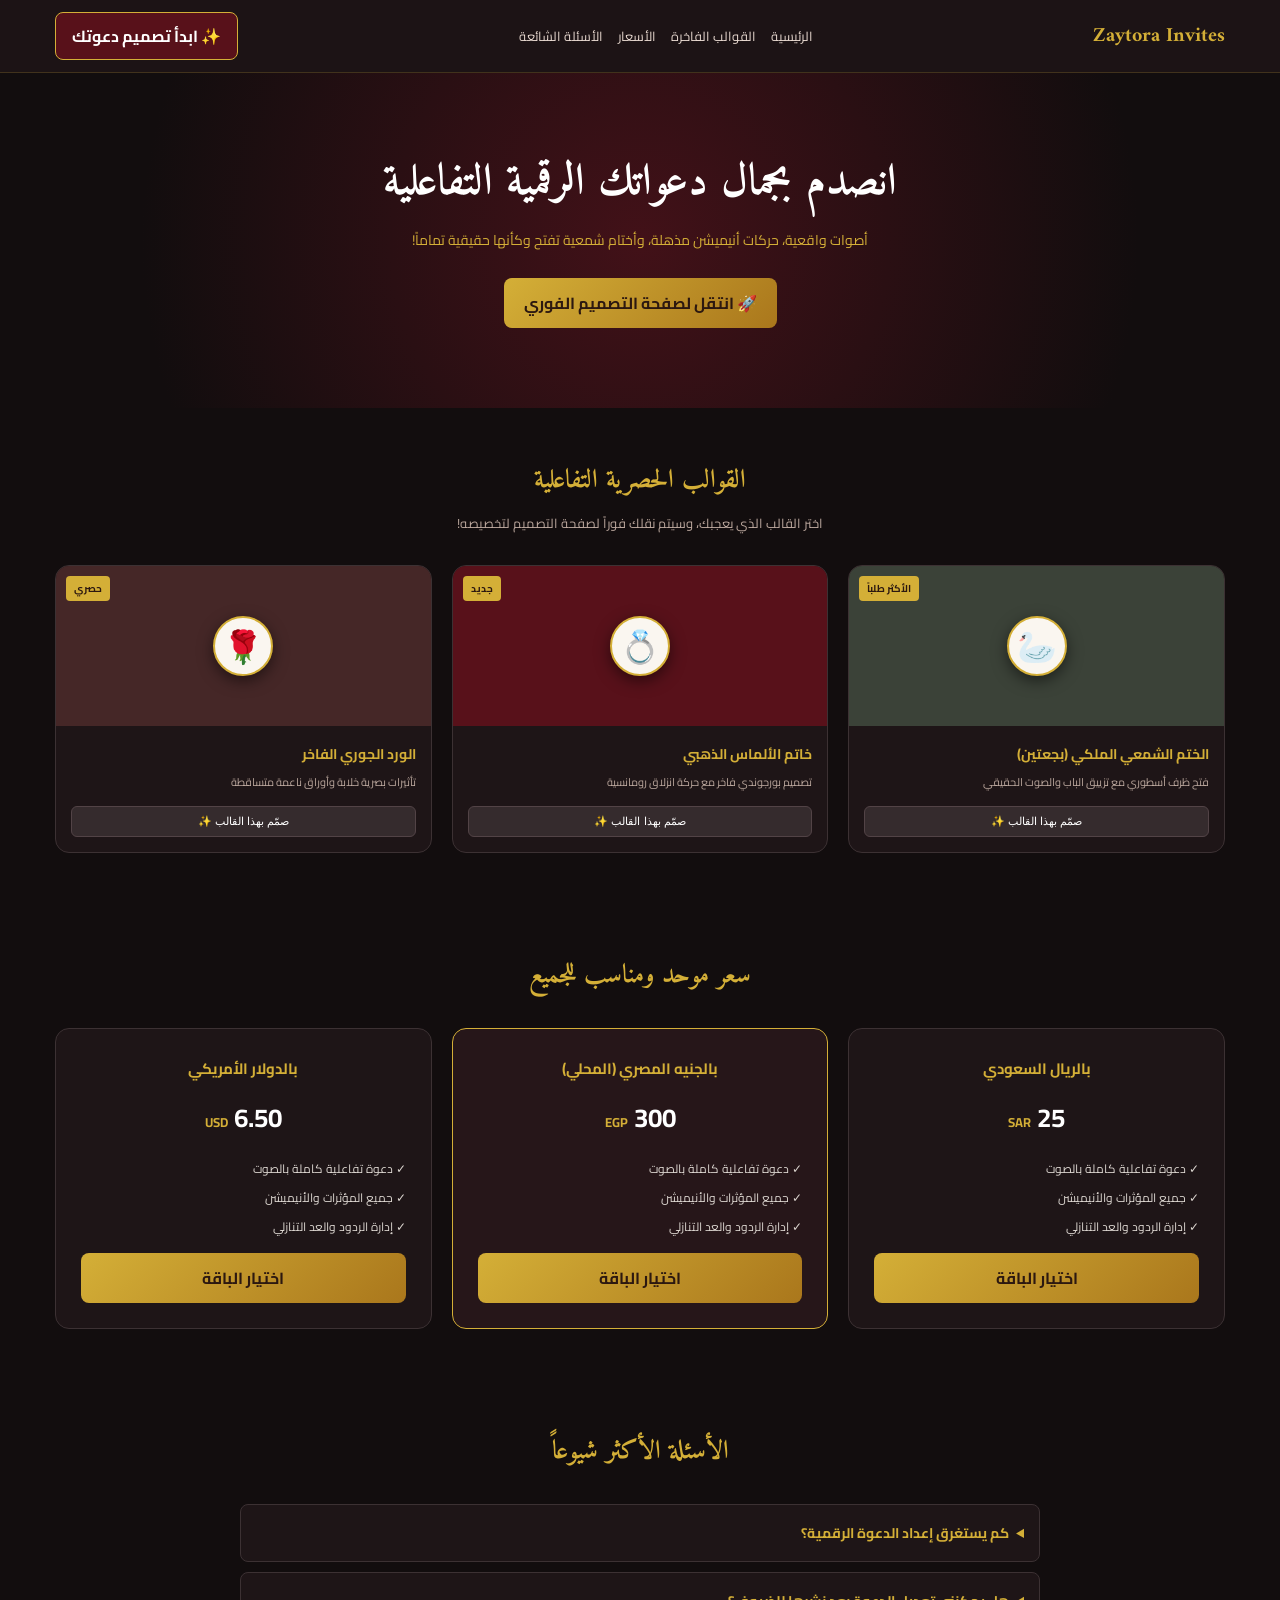
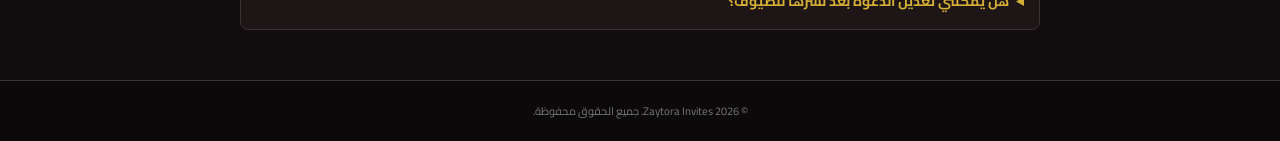
<file: index.html>
<!DOCTYPE html>
<html lang="ar" dir="rtl">
<head>
    <meta charset="UTF-8">
    <meta name="viewport" content="width=device-width, initial-scale=1.0">
    <title>Zaytora Invites | دعوات الزفاف الرقمية التفاعلية</title>
    <link rel="stylesheet" href="style.css">
    <link href="https://fonts.googleapis.com/css2?family=Amiri:wght@400;700&family=Cairo:wght@300;400;600;700&display=swap" rel="stylesheet">
</head>
<body>

    <!-- الهيدر -->
    <header class="main-header">
        <div class="header-container">
            <div class="brand-logo">Zaytora Invites</div>
            <nav class="nav-links">
                <a href="index.html">الرئيسية</a>
                <a href="index.html#templates">القوالب الفاخرة</a>
                <a href="index.html#pricing">الأسعار</a>
                <a href="index.html#faq">الأسئلة الشائعة</a>
            </nav>
            <div class="header-actions">
                <!-- زر ينقله لصفحة التصميم المستقلة -->
                <a href="create.html" class="btn-solid">✨ ابدأ تصميم دعوتك</a>
            </div>
        </div>
    </header>

    <!-- القسم الرئيسي -->
    <section class="hero-section">
        <div class="hero-content">
            <h1>انصدم بجمال دعواتك الرقمية التفاعلية</h1>
            <p>أصوات واقعية، حركات أنيميشن مذهلة، وأختام شمعية تفتح وكأنها حقيقية تماماً!</p>
            <div class="hero-buttons">
                <a href="create.html" class="btn-gold" style="text-decoration:none; display:inline-block;">🚀 انتقل لصفحة التصميم الفوري</a>
            </div>
        </div>
    </section>

    <!-- قسم القوالب الفاخرة -->
    <section id="templates" class="catalog-section">
        <div class="section-title">
            <h2>القوالب الحصرية التفاعلية</h2>
            <p>اختر القالب الذي يعجبك، وسيتم نقلك فوراً لصفحة التصميم لتخصيصه!</p>
        </div>

        <div class="templates-grid">
            <div class="template-card" onclick="location.href='create.html?template=swan'">
                <div class="template-badge">الأكثر طلباً</div>
                <div class="template-img-box swan-bg"><div class="mini-seal">🦢</div></div>
                <div class="template-info">
                    <h3>الختم الشمعي الملكي (بجعتين)</h3>
                    <p>فتح ظرف أسطوري مع تزييق الباب والصوت الحقيقي</p>
                    <button class="preview-btn">صمّم بهذا القالب ✨</button>
                </div>
            </div>

            <div class="template-card" onclick="location.href='create.html?template=gold'">
                <div class="template-badge">جديد</div>
                <div class="template-img-box gold-bg"><div class="mini-seal">💍</div></div>
                <div class="template-info">
                    <h3>خاتم الألماس الذهبي</h3>
                    <p>تصميم بورجوندي فاخر مع حركة انزلاق رومانسية</p>
                    <button class="preview-btn">صمّم بهذا القالب ✨</button>
                </div>
            </div>

            <div class="template-card" onclick="location.href='create.html?template=roses'">
                <div class="template-badge">حصري</div>
                <div class="template-img-box eng-bg"><div class="mini-seal">🌹</div></div>
                <div class="template-info">
                    <h3>الورد الجوري الفاخر</h3>
                    <p>تأثيرات بصرية خلابة وأوراق ناعمة متساقطة</p>
                    <button class="preview-btn">صمّم بهذا القالب ✨</button>
                </div>
            </div>
        </div>
    </section>

    <!-- الأسعار -->
    <section id="pricing" class="pricing-section">
        <div class="section-title">
            <h2>سعر موحد ومناسب للجميع</h2>
        </div>
        <div class="pricing-grid">
            <div class="price-card">
                <h3>بالريال السعودي</h3>
                <div class="price-val">25 <span>SAR</span></div>
                <ul>
                    <li>✓ دعوة تفاعلية كاملة بالصوت</li>
                    <li>✓ جميع المؤثرات والأنيميشن</li>
                    <li>✓ إدارة الردود والعد التنازلي</li>
                </ul>
                <a href="create.html" class="btn-gold" style="display:block; text-align:center; text-decoration:none; margin-top:15px;">اختيار الباقة</a>
            </div>
            <div class="price-card featured">
                <h3>بالجنيه المصري (المحلي)</h3>
                <div class="price-val">300 <span>EGP</span></div>
                <ul>
                    <li>✓ دعوة تفاعلية كاملة بالصوت</li>
                    <li>✓ جميع المؤثرات والأنيميشن</li>
                    <li>✓ إدارة الردود والعد التنازلي</li>
                </ul>
                <a href="create.html" class="btn-gold" style="display:block; text-align:center; text-decoration:none; margin-top:15px;">اختيار الباقة</a>
            </div>
            <div class="price-card">
                <h3>بالدولار الأمريكي</h3>
                <div class="price-val">6.50 <span>USD</span></div>
                <ul>
                    <li>✓ دعوة تفاعلية كاملة بالصوت</li>
                    <li>✓ جميع المؤثرات والأنيميشن</li>
                    <li>✓ إدارة الردود والعد التنازلي</li>
                </ul>
                <a href="create.html" class="btn-gold" style="display:block; text-align:center; text-decoration:none; margin-top:15px;">اختيار الباقة</a>
            </div>
        </div>
    </section>

    <!-- الأسئلة الشائعة -->
    <section id="faq" class="faq-section">
        <div class="section-title">
            <h2>الأسئلة الأكثر شيوعاً</h2>
        </div>
        <div class="faq-container">
            <details class="faq-item">
                <summary>كم يستغرق إعداد الدعوة الرقمية؟</summary>
                <p>يتم إعداد دعوتك وتفعيلها بشكل فوري بمجرد إدخال بياناتك واختيار القالب.</p>
            </details>
            <details class="faq-item">
                <summary>هل يمكنني تعديل الدعوة بعد نشرها للضيوف؟</summary>
                <p>نعم، يمكنك تعديل الأسماء، المواعيد، والمكان في أي وقت من لوحة التحكم الخاصة بك.</p>
            </details>
        </div>
    </section>

    <footer>
        <p>&copy; 2026 Zaytora Invites. جميع الحقوق محفوظة.</p>
    </footer>
</body>
</html>
</file>
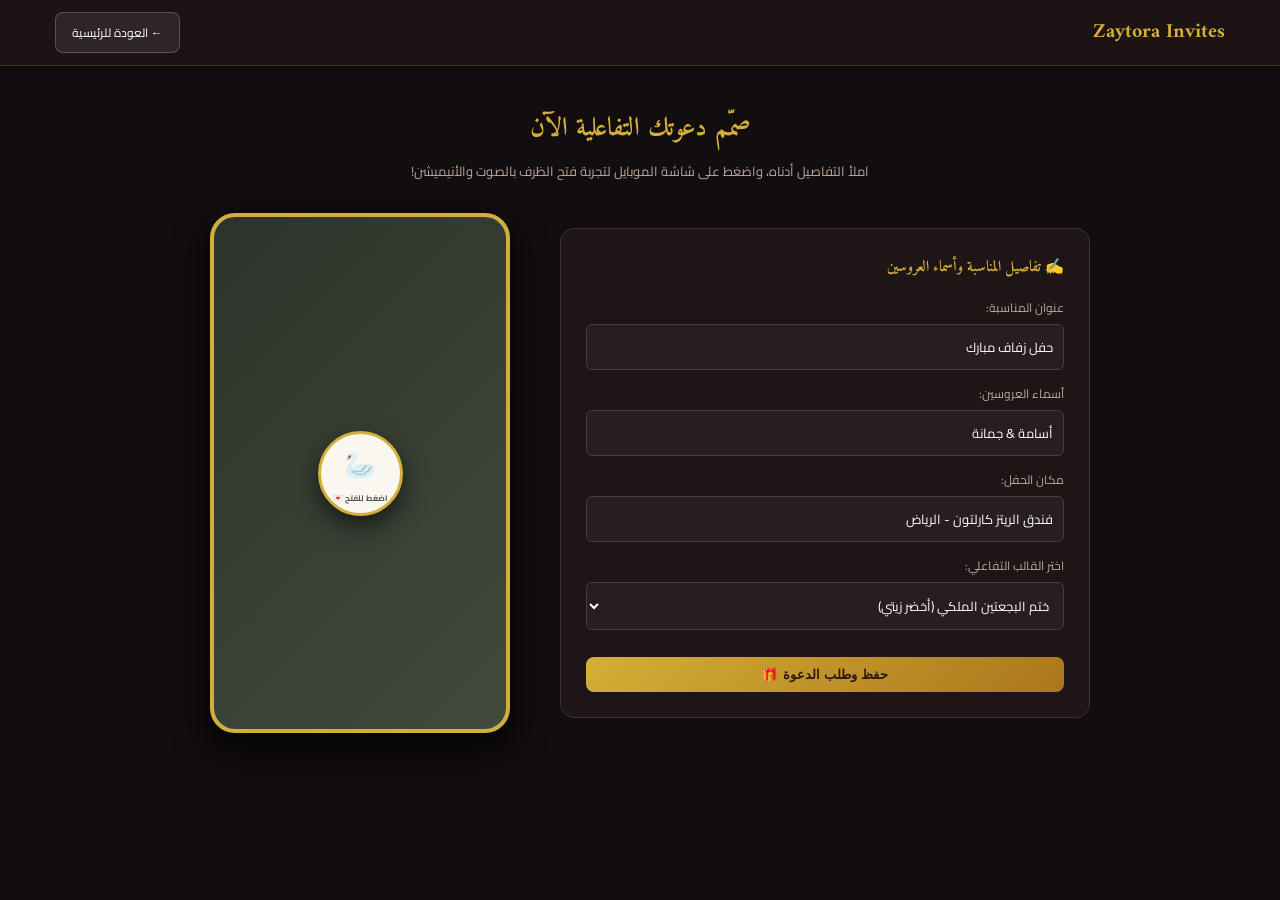
<file: create.html>
<!DOCTYPE html>
<html lang="ar" dir="rtl">
<head>
    <meta charset="UTF-8">
    <meta name="viewport" content="width=device-width, initial-scale=1.0">
    <title>منصة تصميم الدعوات | Zaytora Invites</title>
    <link rel="stylesheet" href="style.css">
    <link href="https://fonts.googleapis.com/css2?family=Amiri:wght@400;700&family=Cairo:wght@300;400;600;700&display=swap" rel="stylesheet">
</head>
<body>

    <!-- هيدر صفحة التصميم -->
    <header class="main-header">
        <div class="header-container">
            <div class="brand-logo" onclick="location.href='index.html'" style="cursor:pointer;">Zaytora Invites</div>
            <a href="index.html" class="btn-trans" style="text-decoration:none; font-size:12px;">← العودة للرئيسية</a>
        </div>
    </header>

    <!-- قسم لوحة التصميم الفوري والمعاينة -->
    <section class="designer-page-section">
        <div class="section-title">
            <h2>صمّم دعوتك التفاعلية الآن</h2>
            <p>املأ التفاصيل أدناه، واضغط على شاشة الموبايل لتجربة فتح الظرف بالصوت والأنيميشن!</p>
        </div>

        <div class="designer-container">
            <!-- نموذج إدخال البيانات -->
            <div class="form-box">
                <h3>✍️ تفاصيل المناسبة وأسماء العروسين</h3>
                <div class="input-group">
                    <label>عنوان المناسبة:</label>
                    <input type="text" id="inputTitle" value="حفل زفاف مبارك" oninput="updateLivePreview()">
                </div>
                <div class="input-group">
                    <label>أسماء العروسين:</label>
                    <input type="text" id="inputNames" value="أسامة & جمانة" oninput="updateLivePreview()">
                </div>
                <div class="input-group">
                    <label>مكان الحفل:</label>
                    <input type="text" id="inputLocation" value="فندق الريتز كارلتون - الرياض" oninput="updateLivePreview()">
                </div>
                <div class="input-group">
                    <label>اختر القالب التفاعلي:</label>
                    <select id="inputTemplate" onchange="updateLivePreview()">
                        <option value="swan">ختم البجعتين الملكي (أخضر زيتي)</option>
                        <option value="gold">خاتم الألماس (بورجوندي فخم)</option>
                        <option value="roses">الورد الجوري الأحمر</option>
                    </select>
                </div>
                <button class="btn-gold" style="width:100%; margin-top:15px;" onclick="alert('تم حفظ التصميم بنجاح! جاهز للاستلام.')">حفظ وطلب الدعوة 🎁</button>
            </div>

            <!-- معاينة الموبايل الحية التفاعلية -->
            <div class="preview-phone-box">
                <div class="phone-frame">
                    <!-- شاشة الظرف المغلق (لا تفتح إلا بالضغط عليها) -->
                    <div class="env-screen" id="envScreen" onclick="openEnv()">
                        <div class="modal-seal" id="modalSeal">
                            <span id="sealIcon">🦢</span>
                            <small>اضغط للفتح 💌</small>
                        </div>
                    </div>

                    <!-- شاشة الدعوة الداخلية بعد الفتح (تسحب لتحت لمشاهدة التفاصيل) -->
                    <div class="card-screen">
                        <span style="font-size: 28px; margin-bottom: 5px;" id="previewIcon">🏛️</span>
                        <h2 id="prevTitle">حفل زفاف مبارك</h2>
                        <h1 id="prevNames">أسامة & جمانة</h1>
                        <p id="prevLocation">📍 فندق الريتز كارلتون - الرياض</p>
                        
                        <div class="countdown-box">
                            <span>⏳ العد التنازلي: متبقي أيام وليالي للحفل</span>
                        </div>

                        <div style="margin-top: 15px; display: flex; gap: 8px;">
                            <button class="btn-gold" style="padding: 5px 10px; font-size: 10px;">تأكيد الحضور</button>
                            <button class="btn-trans" style="padding: 5px 10px; font-size: 10px; color:#333; border-color:#555;">الموقع</button>
                        </div>
                    </div>
                </div>
            </div>
        </div>
    </section>

    <!-- صوت فتح الظرف الحقيقي -->
    <audio id="creakSound" src="https://www.soundjay.com/doors/door-creak-1.mp3"></audio>
    <script src="script.js"></script>
</body>
</html>
</file>
<file: style.css>
:root {
    --bg-dark: #120d0e;
    --card-dark: #1e1517;
    --burgundy: #58111A; 
    --gold: #D4AF37;
    --cream: #FAF6F0;
    --text-light: #E8D9D0;
}

* { box-sizing: border-box; margin: 0; padding: 0; scroll-behavior: smooth; }
body { font-family: 'Cairo', sans-serif; background-color: var(--bg-dark); color: var(--text-light); direction: rtl; overflow-x: hidden; }

/* الهيدر */
.main-header { background: rgba(30, 21, 23, 0.95); backdrop-filter: blur(10px); border-bottom: 1px solid rgba(212,175,55,0.2); position: sticky; top: 0; z-index: 1000; padding: 12px 0; }
.header-container { max-width: 1200px; margin: 0 auto; display: flex; justify-content: space-between; align-items: center; padding: 0 15px; }
.brand-logo { font-family: 'Amiri', serif; font-size: 20px; color: var(--gold); font-weight: bold; }
.nav-links { display: flex; gap: 15px; }
.nav-links a { color: var(--text-light); text-decoration: none; font-size: 13px; transition: 0.3s; }
.nav-links a:hover { color: var(--gold); }

@media(max-width: 768px) {
    .nav-links { display: none; }
}

/* الأزرار */
.btn-gold { background: linear-gradient(135deg, #D4AF37, #AA771C); border: none; color: #2C1810; padding: 10px 20px; border-radius: 8px; font-weight: bold; cursor: pointer; transition: 0.3s; }
.btn-solid { background: var(--burgundy); border: 1px solid var(--gold); color: #fff; padding: 8px 16px; border-radius: 8px; font-weight: bold; cursor: pointer; text-decoration:none; display:inline-block; }
.btn-trans { background: rgba(255,255,255,0.08); border: 1px solid rgba(255,255,255,0.2); color: #fff; padding: 8px 16px; border-radius: 8px; }

/* الأقسام العامة */
section { padding: 50px 15px; max-width: 1200px; margin: 0 auto; }
.section-title { text-align: center; margin-bottom: 30px; }
.section-title h2 { font-family: 'Amiri', serif; font-size: 26px; color: var(--gold); margin-bottom: 8px; }
.section-title p { color: #bca89e; font-size: 13px; }

/* الهيرو */
.hero-section { text-align: center; padding: 80px 15px; background: radial-gradient(circle, #421118 0%, #120d0e 80%); }
.hero-content h1 { font-family: 'Amiri', serif; font-size: 32px; margin-bottom: 12px; color: #fff; line-height: 1.4; }
.hero-content p { color: var(--gold); font-size: 14px; margin-bottom: 25px; }

@media(min-width: 768px) {
    .hero-content h1 { font-size: 44px; }
}

/* صفحة التصميم المستقلة */
.designer-page-section { padding: 40px 15px; }
.designer-container { display: grid; grid-template-columns: 1fr; gap: 30px; align-items: center; max-width: 900px; margin: 0 auto; }

@media(min-width: 768px) {
    .designer-container { grid-template-columns: 1fr 340px; }
}

.form-box { background: var(--card-dark); padding: 25px; border-radius: 14px; border: 1px solid #3c3133; }
.form-box h3 { font-size: 15px; color: var(--gold); margin-bottom: 15px; font-family: 'Amiri', serif; }
.input-group { margin-bottom: 12px; }
.input-group label { display: block; font-size: 12px; color: #bca89e; margin-bottom: 5px; }
.input-group input, .input-group select { width: 100%; padding: 10px; background: #281d20; border: 1px solid #4a3b3e; color: #fff; border-radius: 6px; font-family: 'Cairo', sans-serif; font-size: 13px; }
.input-group input:focus, .input-group select:focus { border-color: var(--gold); outline: none; }

/* معاينة الموبايل الحية */
.preview-phone-box { display: flex; justify-content: center; }
.phone-frame { position: relative; width: 100%; max-width: 300px; height: 520px; background: #3b4238; border-radius: 25px; border: 4px solid var(--gold); overflow: hidden; box-shadow: 0 15px 35px rgba(0,0,0,0.8); }

.env-screen { position: absolute; top: 0; left: 0; width: 100%; height: 100%; background: linear-gradient(135deg, #2d332a, #424a3c); display: flex; justify-content: center; align-items: center; cursor: pointer; transition: transform 0.8s cubic-bezier(0.77, 0, 0.175, 1), opacity 0.5s ease; z-index: 20; }
.env-screen.open { transform: translateY(-100%); opacity: 0; pointer-events: none; }

.modal-seal { width: 85px; height: 85px; background: var(--cream); border-radius: 50%; display: flex; flex-direction: column; align-items: center; justify-content: center; border: 3px solid var(--gold); box-shadow: 0 10px 25px rgba(0,0,0,0.6); animation: pulseSeal 1.8s infinite; }
@keyframes pulseSeal { 0% { transform: scale(1); } 50% { transform: scale(1.07); } 100% { transform: scale(1); } }
.modal-seal span { font-size: 26px; }
.modal-seal small { font-size: 8px; color: #555; margin-top: 2px; font-weight: bold; }

.card-screen { padding: 20px; text-align: center; color: #2b3029; background: var(--cream); width: 100%; height: 100%; display: flex; flex-direction: column; justify-content: center; align-items: center; font-family: 'Amiri', serif; overflow-y: auto; }
.card-screen h2 { font-size: 18px; color: var(--burgundy); margin-bottom: 6px; }
.card-screen h1 { font-size: 24px; color: #2b3029; margin: 8px 0; font-weight: bold; }
.card-screen p { font-size: 12px; color: #555; font-family: 'Cairo', sans-serif; }
.countdown-box { margin-top: 15px; padding: 8px; background: var(--burgundy); color: var(--gold); border-radius: 6px; font-size: 10px; font-family: 'Cairo', sans-serif; width: 100%; }

/* الكتالوج والقوالب والأسعار */
.templates-grid, .pricing-grid { display: grid; grid-template-columns: 1fr; gap: 20px; }
@media(min-width: 600px) { .templates-grid, .pricing-grid { grid-template-columns: repeat(3, 1fr); } }

.template-card { background: var(--card-dark); border: 1px solid #3c3133; border-radius: 14px; overflow: hidden; cursor: pointer; transition: 0.3s; position: relative; }
.template-card:hover { transform: translateY(-5px); border-color: var(--gold); }
.template-badge { position: absolute; top: 10px; left: 10px; background: var(--gold); color: #2c1810; font-size: 10px; padding: 3px 8px; border-radius: 4px; font-weight: bold; }
.template-img-box { height: 160px; display: flex; align-items: center; justify-content: center; }
.swan-bg { background: #3b4238; }
.gold-bg { background: var(--burgundy); }
.eng-bg { background: #452727; }
.mini-seal { font-size: 32px; background: var(--cream); width: 60px; height: 60px; border-radius: 50%; display: flex; align-items: center; justify-content: center; border: 2px solid var(--gold); box-shadow: 0 5px 15px rgba(0,0,0,0.5); }
.template-info { padding: 15px; }
.template-info h3 { font-size: 14px; color: var(--gold); margin-bottom: 5px; }
.template-info p { font-size: 11px; color: #bca89e; margin-bottom: 12px; }
.preview-btn { width: 100%; background: #352b2d; border: 1px solid #524346; color: #fff; padding: 8px; border-radius: 6px; cursor: pointer; font-size: 11px; }

.price-card.featured { border-color: var(--gold); background: #261619; }
.price-card { background: var(--card-dark); padding: 25px; border-radius: 14px; border: 1px solid #3c3133; }
.price-card h3 { font-size: 15px; color: var(--gold); margin-bottom: 10px; text-align: center; }
.price-val { font-size: 26px; font-weight: bold; color: #fff; margin-bottom: 15px; text-align: center; }
.price-val span { font-size: 13px; color: var(--gold); }
.price-card ul { list-style: none; text-align: right; margin-bottom: 15px; font-size: 12px; color: #dcd6d0; }
.price-card ul li { margin-bottom: 6px; }

/* الأسئلة الشائعة */
.faq-container { max-width: 800px; margin: 0 auto; display: flex; flex-direction: column; gap: 10px; }
.faq-item { background: var(--card-dark); border: 1px solid #3c3133; border-radius: 8px; padding: 15px; cursor: pointer; }
.faq-item summary { font-weight: bold; color: var(--gold); font-size: 14px; outline: none; }
.faq-item p { margin-top: 8px; font-size: 12px; color: #bca89e; line-height: 1.6; }

footer { background: #0c090a; text-align: center; padding: 20px; border-top: 1px solid #3c3133; font-size: 11px; color: #777; }
</file>
